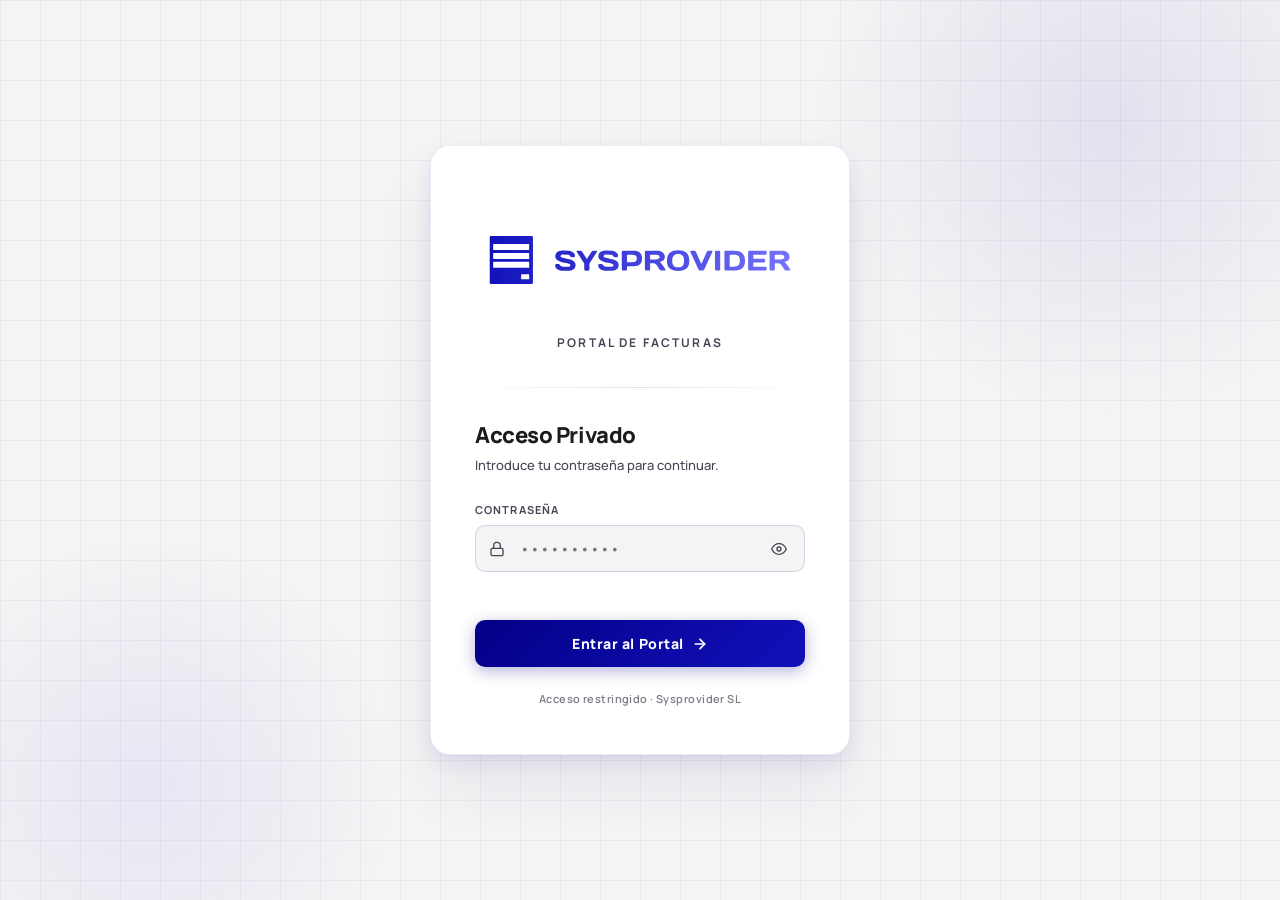
<file: login.html>
<!DOCTYPE html>
<html lang="es">
<head>
    <meta charset="utf-8"/>
    <meta content="width=device-width, initial-scale=1.0" name="viewport"/>
    <title>Acceso Seguro | Sysprovider</title>
    <link rel="icon" type="image/svg+xml" href="/assets/logosys.png"/>
    <link href="https://fonts.googleapis.com/css2?family=Manrope:wght@400;600;700;800;900&display=swap" rel="stylesheet"/>
    <link rel="stylesheet" href="/src/css/login.css">
</head>
<body>
    <div class="bg-decoration"></div>
    <div class="grid-overlay"></div>

    <div class="login-card">
        <div class="logo-area">
            <!-- Sysprovider logo inline SVG (gradient version) -->
            <img src="/assets/LOGO_SYSPROVIDER_DEGRADADO.svg" alt="Sysprovider Logo" class="w-full h-auto max-h-12 object-contain filter dark:brightness-200">
            <p class="logo-subtitle">Portal de Facturas</p>
        </div>

        <div class="divider"></div>

        <h1>Acceso Privado</h1>
        <p class="subtitle">Introduce tu contraseña para continuar.</p>

        <div class="error-alert" id="errorAlert">
            <svg viewBox="0 0 24 24"><circle cx="12" cy="12" r="10"/><line x1="12" y1="8" x2="12" y2="12"/><line x1="12" y1="16" x2="12.01" y2="16"/></svg>
            <span id="errorText">Contraseña incorrecta. Inténtalo de nuevo.</span>
        </div>

        <form id="loginForm" novalidate>
            <div class="field">
                <label for="password">Contraseña</label>
                <div class="input-wrapper">
                    <input
                        type="password"
                        id="password"
                        name="password"
                        autocomplete="current-password"
                        placeholder="••••••••••"
                        required
                    />
                    <!-- Lock icon - positioned via CSS absolute -->
                    <svg style="position:absolute;left:14px;top:50%;transform:translateY(-50%);pointer-events:none;" viewBox="0 0 24 24" width="16" height="16" fill="none" stroke="#454555" stroke-width="2" stroke-linecap="round" stroke-linejoin="round">
                        <rect x="3" y="11" width="18" height="11" rx="2" ry="2"/>
                        <path d="M7 11V7a5 5 0 0 1 10 0v4"/>
                    </svg>
                    <button type="button" class="toggle-vis" id="toggleVis" title="Mostrar/ocultar contraseña" aria-label="Toggle password visibility">
                        <svg id="eyeIcon" viewBox="0 0 24 24">
                            <path d="M1 12s4-8 11-8 11 8 11 8-4 8-11 8-11-8-11-8z"/>
                            <circle cx="12" cy="12" r="3"/>
                        </svg>
                    </button>
                </div>
                <div class="attempts-hint" id="attemptsHint"></div>
            </div>

            <button type="submit" class="btn-submit" id="submitBtn">
                <span id="btnText">Entrar al Portal</span>
                <div class="spinner" id="spinner"></div>
                <svg id="arrowIcon" viewBox="0 0 24 24">
                    <line x1="5" y1="12" x2="19" y2="12"/>
                    <polyline points="12 5 19 12 12 19"/>
                </svg>
            </button>
        </form>

        <p class="card-footer">Acceso restringido · Sysprovider SL</p>
    </div>

    <script>
    // ─────────────────────────────────────────────
    // CONFIGURACIÓN
    // Cambia "sysprovider2025" por tu contraseña real antes de desplegar.
    // La contraseña se almacena como hash SHA-256 para que no sea visible en el código fuente.
    // Para generar el hash de tu contraseña, abre la consola del navegador y ejecuta:
    //   hashPassword('tu_nueva_contraseña').then(h => console.log(h))
    // Luego pega el resultado en PASSWORD_HASH:
    // ─────────────────────────────────────────────
    const PASSWORD_HASH = '50cfb27f0bbdec85ff8e423a99aade88aca47f5808df1a37786e332d2aadfbef'; // hash de: sysprovider2025
    const SESSION_KEY   = 'sp_portal_auth';
    const SESSION_TTL   = 8 * 60 * 60 * 1000; // 8 horas en ms
    const MAX_ATTEMPTS  = 5;
    const LOCKOUT_MS    = 15 * 60 * 1000; // 15 minutos de bloqueo

    // ─────────────────────────────────────────────
    // Función para hashear con SHA-256 (nativa, sin librerías)
    // ─────────────────────────────────────────────
    async function hashPassword(password) {
        const encoder = new TextEncoder();
        const data = encoder.encode(password);
        const hashBuffer = await crypto.subtle.digest('SHA-256', data);
        const hashArray = Array.from(new Uint8Array(hashBuffer));
        return hashArray.map(b => b.toString(16).padStart(2, '0')).join('');
    }

    // ─────────────────────────────────────────────
    // Gestión de estado de bloqueo (localStorage persiste el bloqueo)
    // ─────────────────────────────────────────────
    function getAttemptData() {
        try {
            const raw = localStorage.getItem('sp_login_attempts');
            return raw ? JSON.parse(raw) : { count: 0, lockedUntil: 0 };
        } catch { return { count: 0, lockedUntil: 0 }; }
    }

    function setAttemptData(data) {
        localStorage.setItem('sp_login_attempts', JSON.stringify(data));
    }

    function resetAttempts() {
        localStorage.removeItem('sp_login_attempts');
    }

    function isLocked() {
        const data = getAttemptData();
        if (data.lockedUntil && Date.now() < data.lockedUntil) return data.lockedUntil;
        return false;
    }

    // ─────────────────────────────────────────────
    // Verificar si ya hay sesión activa → redirigir al portal
    // ─────────────────────────────────────────────
    function checkExistingSession() {
        try {
            const raw = sessionStorage.getItem(SESSION_KEY);
            if (!raw) return false;
            const session = JSON.parse(raw);
            if (session.valid && Date.now() < session.expiresAt) {
                return true;
            }
            sessionStorage.removeItem(SESSION_KEY);
        } catch {}
        return false;
    }

    if (checkExistingSession()) {
        window.location.replace('/dashboard');
    }

    // ─────────────────────────────────────────────
    // UI helpers
    // ─────────────────────────────────────────────
    const form        = document.getElementById('loginForm');
    const pwdInput    = document.getElementById('password');
    const errorAlert  = document.getElementById('errorAlert');
    const errorText   = document.getElementById('errorText');
    const submitBtn   = document.getElementById('submitBtn');
    const spinner     = document.getElementById('spinner');
    const arrowIcon   = document.getElementById('arrowIcon');
    const btnText     = document.getElementById('btnText');
    const attemptsHint = document.getElementById('attemptsHint');
    const toggleVis   = document.getElementById('toggleVis');
    const eyeIcon     = document.getElementById('eyeIcon');

    // Toggle contraseña visible/oculta
    toggleVis.addEventListener('click', () => {
        const isHidden = pwdInput.type === 'password';
        pwdInput.type = isHidden ? 'text' : 'password';
        eyeIcon.innerHTML = isHidden
            ? '<path d="M17.94 17.94A10.07 10.07 0 0 1 12 20c-7 0-11-8-11-8a18.45 18.45 0 0 1 5.06-5.94M9.9 4.24A9.12 9.12 0 0 1 12 4c7 0 11 8 11 8a18.5 18.5 0 0 1-2.16 3.19m-6.72-1.07a3 3 0 1 1-4.24-4.24"/><line x1="1" y1="1" x2="23" y2="23"/>'
            : '<path d="M1 12s4-8 11-8 11 8 11 8-4 8-11 8-11-8-11-8z"/><circle cx="12" cy="12" r="3"/>';
    });

    function showError(msg) {
        errorText.textContent = msg;
        errorAlert.classList.add('visible');
        // Re-trigger shake animation
        errorAlert.style.animation = 'none';
        errorAlert.offsetHeight; // reflow
        errorAlert.style.animation = '';
    }

    function hideError() {
        errorAlert.classList.remove('visible');
    }

    function setLoading(loading) {
        submitBtn.disabled = loading;
        spinner.style.display = loading ? 'block' : 'none';
        arrowIcon.style.display = loading ? 'none' : 'block';
        btnText.textContent = loading ? 'Verificando...' : 'Entrar al Portal';
    }

    function updateAttemptsUI() {
        const lockUntil = isLocked();
        if (lockUntil) {
            const mins = Math.ceil((lockUntil - Date.now()) / 60000);
            attemptsHint.textContent = `⛔ Bloqueado. Vuelve en ${mins} min.`;
            attemptsHint.classList.add('warning');
            submitBtn.disabled = true;
            pwdInput.disabled = true;
            return;
        }
        const data = getAttemptData();
        if (data.count > 0) {
            const left = MAX_ATTEMPTS - data.count;
            attemptsHint.textContent = `${left} intento${left !== 1 ? 's' : ''} restante${left !== 1 ? 's' : ''}`;
            attemptsHint.classList.toggle('warning', left <= 2);
        } else {
            attemptsHint.textContent = '';
            attemptsHint.classList.remove('warning');
        }
    }

    // Chequear bloqueo al cargar
    updateAttemptsUI();

    // Actualizar contador cada segundo si está bloqueado
    setInterval(() => {
        if (isLocked()) {
            updateAttemptsUI();
        } else if (submitBtn.disabled && pwdInput.disabled) {
            // Desbloquear si el tiempo expiró
            submitBtn.disabled = false;
            pwdInput.disabled = false;
            updateAttemptsUI();
            hideError();
        }
    }, 1000);

    // ─────────────────────────────────────────────
    // Submit handler
    // ─────────────────────────────────────────────
    form.addEventListener('submit', async (e) => {
        e.preventDefault();
        hideError();

        const lockUntil = isLocked();
        if (lockUntil) {
            const mins = Math.ceil((lockUntil - Date.now()) / 60000);
            showError(`Demasiados intentos. Espera ${mins} minuto${mins !== 1 ? 's' : ''}.`);
            return;
        }

        const password = pwdInput.value.trim();
        if (!password) {
            showError('Por favor, introduce la contraseña.');
            pwdInput.focus();
            return;
        }

        setLoading(true);

        // Hash de lo introducido y comparar
        const inputHash = await hashPassword(password);

        // Pequeño delay artificial para evitar timing attacks
        await new Promise(r => setTimeout(r, 400 + Math.random() * 200));

        if (inputHash === PASSWORD_HASH) {
            // ✅ Credenciales correctas
            resetAttempts();

            // Guardar sesión con TTL
            const session = {
                valid: true,
                expiresAt: Date.now() + SESSION_TTL
            };
            sessionStorage.setItem(SESSION_KEY, JSON.stringify(session));

            btnText.textContent = '¡Acceso concedido!';
            arrowIcon.style.display = 'none';

            // Redirigir al portal
            setTimeout(() => {
                window.location.replace('/dashboard');
            }, 500);

        } else {
            // ❌ Contraseña incorrecta
            setLoading(false);
            pwdInput.value = '';
            pwdInput.focus();

            const data = getAttemptData();
            data.count = (data.count || 0) + 1;

            if (data.count >= MAX_ATTEMPTS) {
                data.lockedUntil = Date.now() + LOCKOUT_MS;
                setAttemptData(data);
                showError(`Cuenta bloqueada por 15 minutos tras ${MAX_ATTEMPTS} intentos fallidos.`);
            } else {
                setAttemptData(data);
                const left = MAX_ATTEMPTS - data.count;
                showError(`Contraseña incorrecta. ${left} intento${left !== 1 ? 's' : ''} restante${left !== 1 ? 's' : ''}.`);
            }
            updateAttemptsUI();
        }
    });

    pwdInput.addEventListener('input', hideError);
    </script>
</body>
</html>
</file>
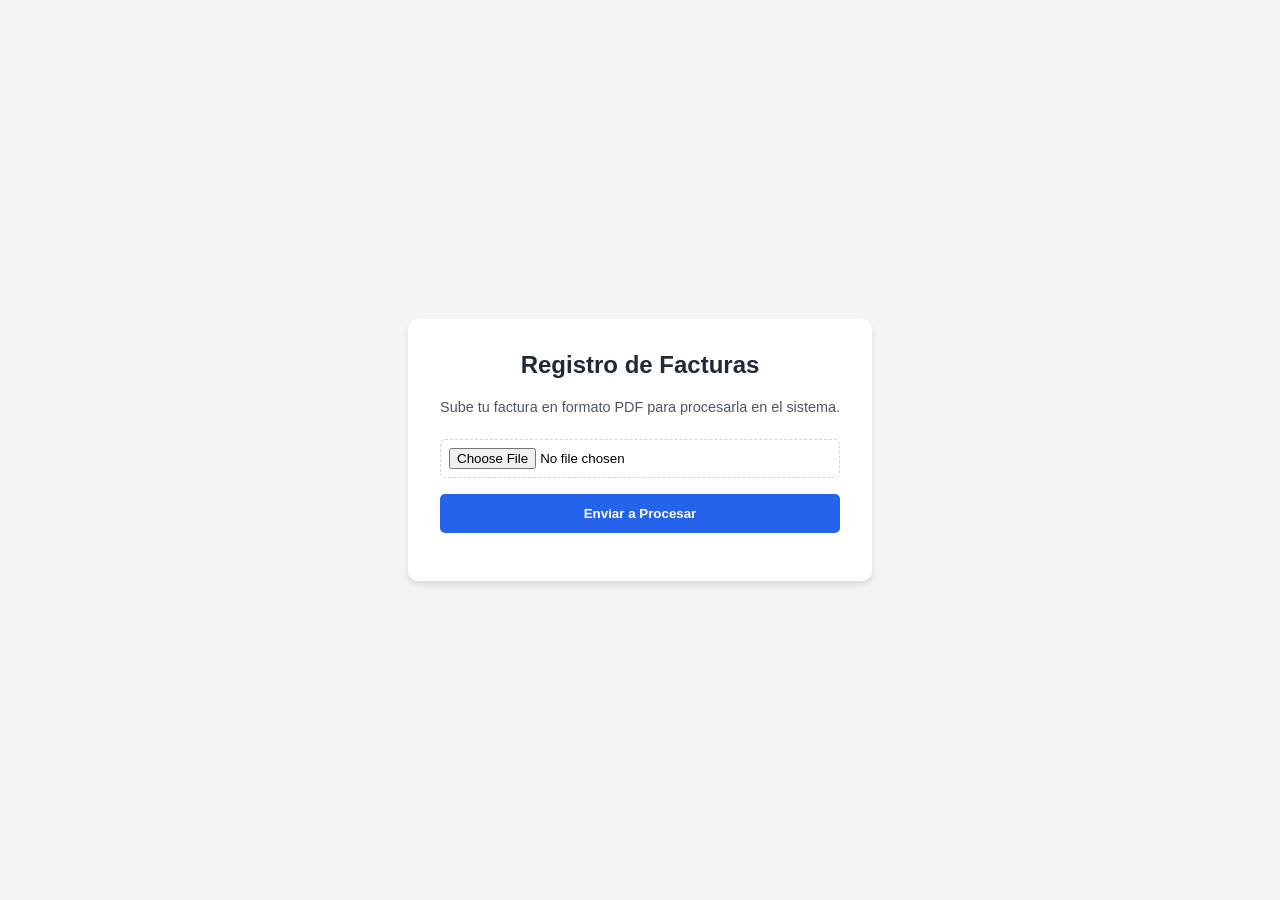
<file: newindex.html>
<!DOCTYPE html>
<html lang="es">
<head>
    <meta charset="UTF-8">
    <meta name="viewport" content="width=device-width, initial-scale=1.0">
    <title>Subir Facturas</title>
    <style>
        body {
            font-family: -apple-system, BlinkMacSystemFont, 'Segoe UI', Roboto, Oxygen, Ubuntu, Cantarell, sans-serif;
            background-color: #f3f4f6;
            display: flex;
            justify-content: center;
            align-items: center;
            height: 100vh;
            margin: 0;
        }
        .card {
            background: white;
            padding: 2rem;
            border-radius: 10px;
            box-shadow: 0 4px 6px rgba(0, 0, 0, 0.1);
            width: 100%;
            max-width: 400px;
            text-align: center;
        }
        h2 { color: #1f2937; margin-top: 0; }
        p { color: #4b5563; font-size: 0.9rem; margin-bottom: 1.5rem; }
        input[type="file"] {
            display: block;
            width: 100%;
            margin-bottom: 1rem;
            padding: 0.5rem;
            border: 1px dashed #d1d5db;
            border-radius: 5px;
            box-sizing: border-box;
        }
        button {
            background-color: #2563eb;
            color: white;
            border: none;
            padding: 0.75rem 1.5rem;
            border-radius: 5px;
            font-weight: bold;
            cursor: pointer;
            width: 100%;
            transition: background-color 0.2s;
        }
        button:hover { background-color: #1d4ed8; }
        button:disabled { background-color: #93c5fd; cursor: not-allowed; }
        #status { margin-top: 1rem; font-size: 0.9rem; font-weight: bold; }
        .success { color: #16a34a; }
        .error { color: #dc2626; }
    </style>
</head>
<body>

<div class="card">
    <h2>Registro de Facturas</h2>
    <p>Sube tu factura en formato PDF para procesarla en el sistema.</p>
    
    <form id="uploadForm">
        <input type="file" id="fileInput" accept="application/pdf" required>
        <button type="submit" id="submitBtn">Enviar a Procesar</button>
    </form>
    
    <div id="status"></div>
</div>

<script>
    document.getElementById('uploadForm').addEventListener('submit', async (e) => {
        e.preventDefault(); // Evita que la página se recargue
        
        const fileInput = document.getElementById('fileInput');
        const submitBtn = document.getElementById('submitBtn');
        const statusDiv = document.getElementById('status');
        
        const file = fileInput.files[0];
        if (!file) return;

        // AQUÍ DEBES PONER LA URL DE TU WEBHOOK DE N8N (La de "Production URL")
        const N8N_WEBHOOK_URL = 'https://n8n-automatizacion.178.105.8.162.sslip.io/webhook/subir-factura';

        // Preparamos el archivo como lo espera tu nodo de n8n
        const formData = new FormData();
        formData.append("attachment_0", file);

        // Cambiamos el estado del botón mientras carga
        submitBtn.disabled = true;
        submitBtn.textContent = 'Enviando...';
        statusDiv.textContent = '';
        statusDiv.className = '';

        try {
            const response = await fetch(N8N_WEBHOOK_URL, {
                method: 'POST',
                body: formData
            });

            if (response.ok) {
                statusDiv.textContent = '¡Factura enviada con éxito!';
                statusDiv.className = 'success';
                fileInput.value = ''; // Limpiamos el input
            } else {
                throw new Error('Error en el servidor');
            }
        } catch (error) {
            statusDiv.textContent = 'Error al enviar. Revisa la URL del Webhook o tu conexión.';
            statusDiv.className = 'error';
        } finally {
            // Restauramos el botón
            submitBtn.disabled = false;
            submitBtn.textContent = 'Enviar a Procesar';
        }
    });
</script>

</body>
</html>
</file>
<file: src/css/login.css>
*, *::before, *::after { box-sizing: border-box; margin: 0; padding: 0; }

:root {
    --primary: #030086;
    --primary-light: #1111bb;
    --accent: #7473fd;
    --surface: #f5f3f3;
    --text: #1b1c1c;
    --text-muted: #454555;
    --error: #ba1a1a;
    --error-bg: #ffdad6;
}

body {
    font-family: 'Manrope', sans-serif;
    background: var(--surface);
    min-height: 100vh;
    display: flex;
    align-items: center;
    justify-content: center;
    overflow: hidden;
    position: relative;
    padding: 1rem;
}

/* Background geometric decoration */
.bg-decoration {
    position: fixed;
    inset: 0;
    pointer-events: none;
    overflow: hidden;
    z-index: 0;
}
.bg-decoration::before {
    content: '';
    position: absolute;
    top: -20%;
    right: -10%;
    width: 600px;
    height: 600px;
    border-radius: 50%;
    background: radial-gradient(circle, rgba(17,17,187,0.08) 0%, transparent 70%);
}
.bg-decoration::after {
    content: '';
    position: absolute;
    bottom: -15%;
    left: -8%;
    width: 500px;
    height: 500px;
    border-radius: 50%;
    background: radial-gradient(circle, rgba(116,115,253,0.1) 0%, transparent 70%);
}
.grid-overlay {
    position: fixed;
    inset: 0;
    background-image:
        linear-gradient(rgba(3,0,134,0.04) 1px, transparent 1px),
        linear-gradient(90deg, rgba(3,0,134,0.04) 1px, transparent 1px);
    background-size: 40px 40px;
    z-index: 0;
}

/* Card */
.login-card {
    position: relative;
    z-index: 1;
    background: #ffffff;
    border: 1px solid rgba(3,0,134,0.08);
    border-radius: 20px;
    padding: 48px 44px;
    width: 100%;
    max-width: 420px;
    box-shadow:
        0 2px 4px rgba(3,0,134,0.04),
        0 8px 24px rgba(3,0,134,0.08),
        0 32px 64px rgba(3,0,134,0.06);
    animation: slideUp 0.5s cubic-bezier(0.22, 1, 0.36, 1) forwards;
}

@media (max-width: 480px) {
    .login-card {
        padding: 32px 24px;
        border-radius: 16px;
    }
}

@keyframes slideUp {
    from { opacity: 0; transform: translateY(24px); }
    to   { opacity: 1; transform: translateY(0); }
}

/* Logo area */
.logo-area {
    display: flex;
    flex-direction: column;
    align-items: center;
    gap: 16px;
    margin-bottom: 36px;
}
.logo-icon {
    width: 56px;
    height: 56px;
    background: linear-gradient(135deg, var(--primary), var(--accent));
    border-radius: 14px;
    display: flex;
    align-items: center;
    justify-content: center;
}
.logo-icon svg { width: 28px; height: 28px; fill: white; }
.logo-img {
    width: 160px;
    height: auto;
}
.logo-subtitle {
    font-size: 12px;
    font-weight: 700;
    letter-spacing: 0.18em;
    text-transform: uppercase;
    color: var(--text-muted);
    margin-top: -8px;
}

/* Divider */
.divider {
    width: 100%;
    height: 1px;
    background: linear-gradient(90deg, transparent, rgba(3,0,134,0.12), transparent);
    margin-bottom: 32px;
}

/* Heading */
h1 {
    font-size: 22px;
    font-weight: 800;
    color: var(--text);
    margin-bottom: 6px;
    letter-spacing: -0.02em;
}
.subtitle {
    font-size: 13px;
    color: var(--text-muted);
    margin-bottom: 28px;
    font-weight: 500;
}

/* Form */
.field {
    margin-bottom: 16px;
}
label {
    display: block;
    font-size: 11px;
    font-weight: 700;
    letter-spacing: 0.1em;
    text-transform: uppercase;
    color: var(--text-muted);
    margin-bottom: 8px;
}
.input-wrapper {
    position: relative;
}
.input-wrapper svg {
    position: absolute;
    left: 14px;
    top: 50%;
    transform: translateY(-50%);
    width: 16px;
    height: 16px;
    fill: none;
    stroke: var(--text-muted);
    stroke-width: 2;
    stroke-linecap: round;
    stroke-linejoin: round;
    pointer-events: none;
    transition: stroke 0.2s;
}
input[type="password"], input[type="text"] {
    width: 100%;
    padding: 13px 14px 13px 44px;
    border: 1.5px solid rgba(3,0,134,0.14);
    border-radius: 10px;
    font-family: 'Manrope', sans-serif;
    font-size: 14px;
    font-weight: 600;
    color: var(--text);
    background: var(--surface);
    transition: border-color 0.2s, box-shadow 0.2s;
    outline: none;
    min-width: 0;
    -webkit-appearance: none;
    -moz-appearance: none;
    appearance: none;
}
input[type="password"]:focus, input[type="text"]:focus {
    border-color: var(--primary-light);
    box-shadow: 0 0 0 3px rgba(17,17,187,0.1);
    background: #fff;
}
input[type="password"]:focus + svg,
input[type="text"]:focus + svg { stroke: var(--primary-light); }
/* Fix icon layering - icon must be before input in DOM for sibling selector */
.input-wrapper input { order: 2; }

/* Toggle password visibility */
.toggle-vis {
    position: absolute;
    right: 14px;
    top: 50%;
    transform: translateY(-50%);
    background: none;
    border: none;
    cursor: pointer;
    padding: 4px;
    display: flex;
    align-items: center;
    color: var(--text-muted);
}
.toggle-vis svg {
    position: static;
    transform: none;
    width: 16px;
    height: 16px;
    fill: none;
    stroke: currentColor;
    stroke-width: 2;
    stroke-linecap: round;
    stroke-linejoin: round;
}
.toggle-vis:hover { color: var(--primary); }

/* Error alert */
.error-alert {
    display: none;
    align-items: center;
    gap: 10px;
    background: var(--error-bg);
    border: 1px solid rgba(186,26,26,0.2);
    border-radius: 10px;
    padding: 12px 14px;
    margin-bottom: 16px;
    font-size: 13px;
    font-weight: 600;
    color: var(--error);
    animation: shake 0.4s cubic-bezier(.36,.07,.19,.97) both;
}
.error-alert.visible { display: flex; }
.error-alert svg {
    width: 16px;
    height: 16px;
    flex-shrink: 0;
    fill: none;
    stroke: currentColor;
    stroke-width: 2;
    stroke-linecap: round;
    stroke-linejoin: round;
}
@keyframes shake {
    10%, 90% { transform: translateX(-2px); }
    20%, 80% { transform: translateX(3px); }
    30%, 50%, 70% { transform: translateX(-3px); }
    40%, 60% { transform: translateX(3px); }
}

/* Submit button */
.btn-submit {
    width: 100%;
    padding: 14px;
    background: linear-gradient(135deg, var(--primary) 0%, var(--primary-light) 100%);
    color: white;
    border: none;
    border-radius: 10px;
    font-family: 'Manrope', sans-serif;
    font-size: 14px;
    font-weight: 800;
    letter-spacing: 0.04em;
    cursor: pointer;
    transition: transform 0.15s, box-shadow 0.15s, opacity 0.15s;
    box-shadow: 0 4px 16px rgba(3,0,134,0.3);
    display: flex;
    align-items: center;
    justify-content: center;
    gap: 8px;
    margin-top: 24px;
    min-width: 0;
}
.btn-submit:hover {
    transform: translateY(-1px);
    box-shadow: 0 8px 24px rgba(3,0,134,0.35);
}
.btn-submit:active { transform: translateY(0); }
.btn-submit:disabled { opacity: 0.6; cursor: not-allowed; transform: none; }
.btn-submit svg {
    width: 16px; height: 16px;
    fill: none; stroke: white;
    stroke-width: 2.5;
    stroke-linecap: round; stroke-linejoin: round;
    transition: transform 0.2s;
}
.btn-submit:hover svg { transform: translateX(3px); }

/* Loading spinner */
.spinner {
    display: none;
    width: 16px;
    height: 16px;
    border: 2px solid rgba(255,255,255,0.3);
    border-top-color: white;
    border-radius: 50%;
    animation: spin 0.6s linear infinite;
}
@keyframes spin { to { transform: rotate(360deg); } }

/* Footer */
.card-footer {
    margin-top: 24px;
    text-align: center;
    font-size: 11px;
    color: var(--text-muted);
    font-weight: 600;
    letter-spacing: 0.04em;
    opacity: 0.7;
}

/* Attempt counter */
.attempts-hint {
    text-align: right;
    font-size: 11px;
    color: var(--text-muted);
    margin-top: 8px;
    font-weight: 600;
    min-height: 16px;
}
.attempts-hint.warning { color: var(--error); }
</file>
